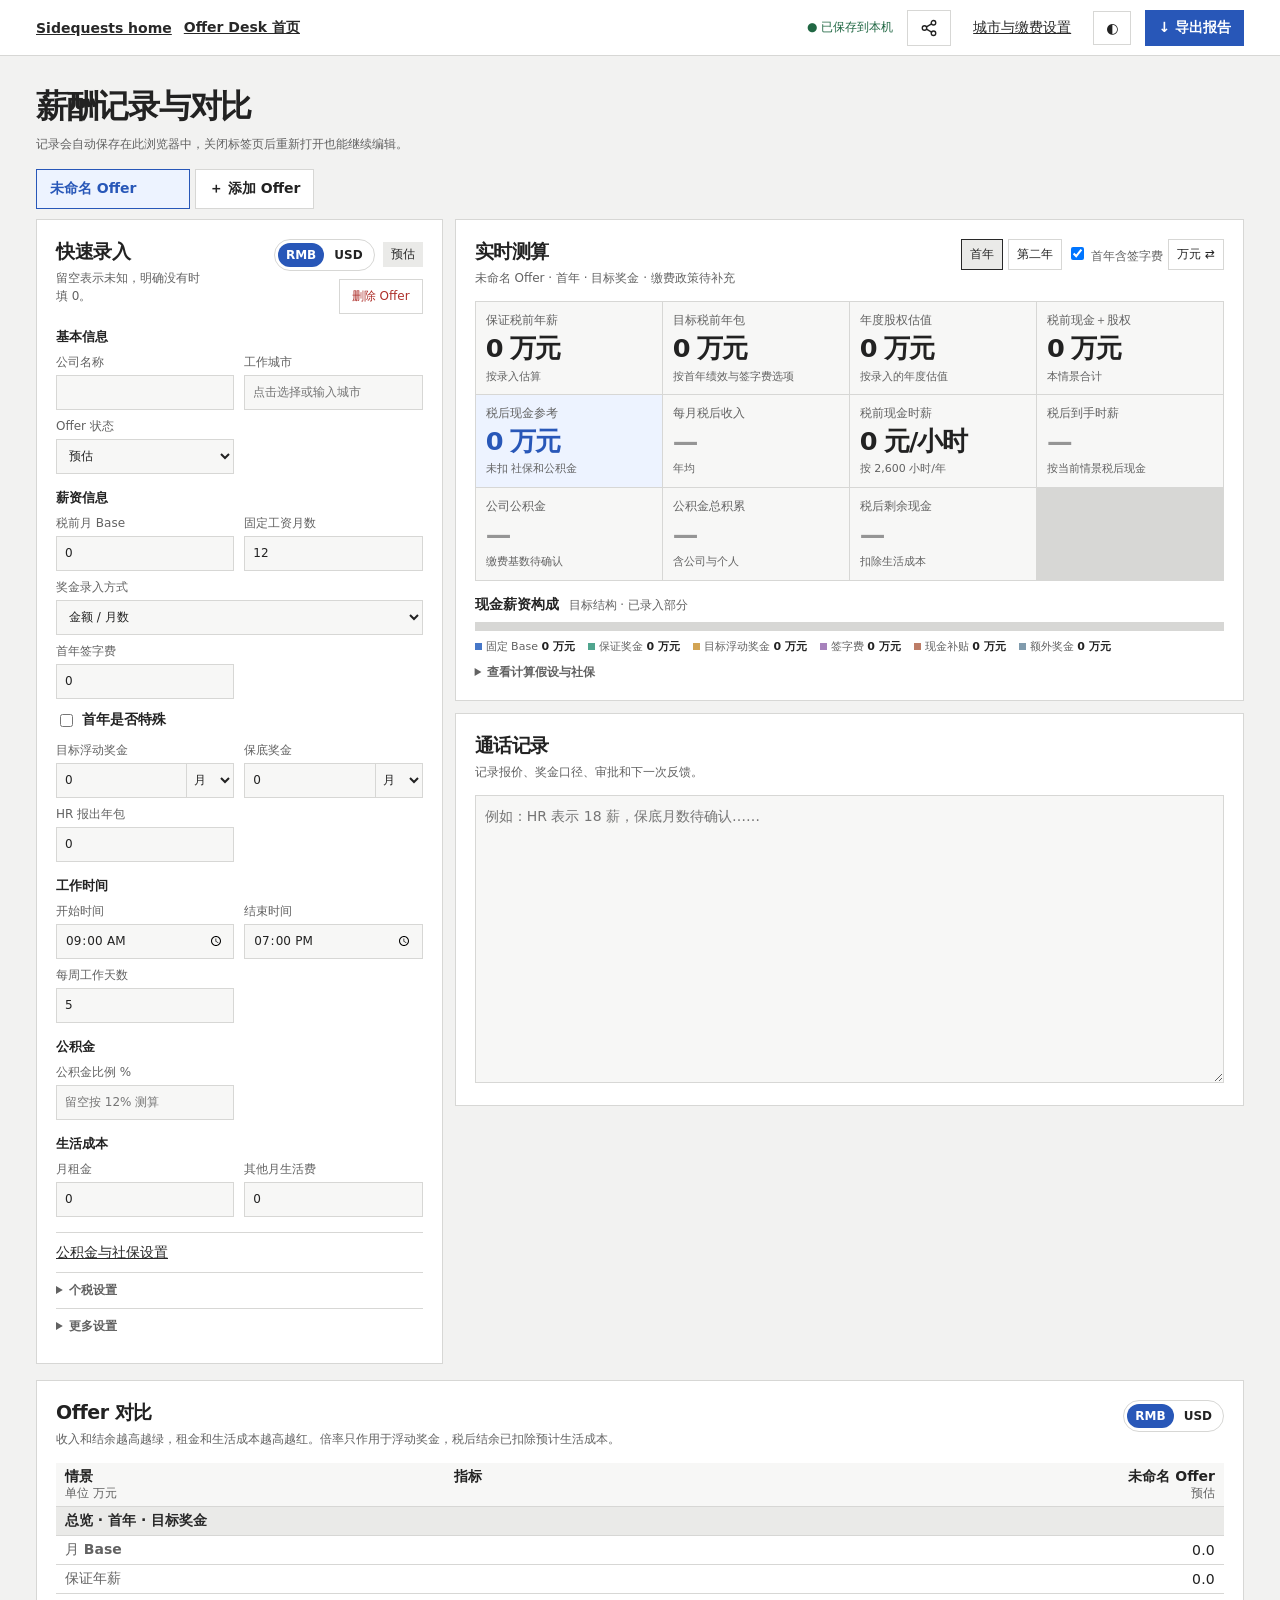
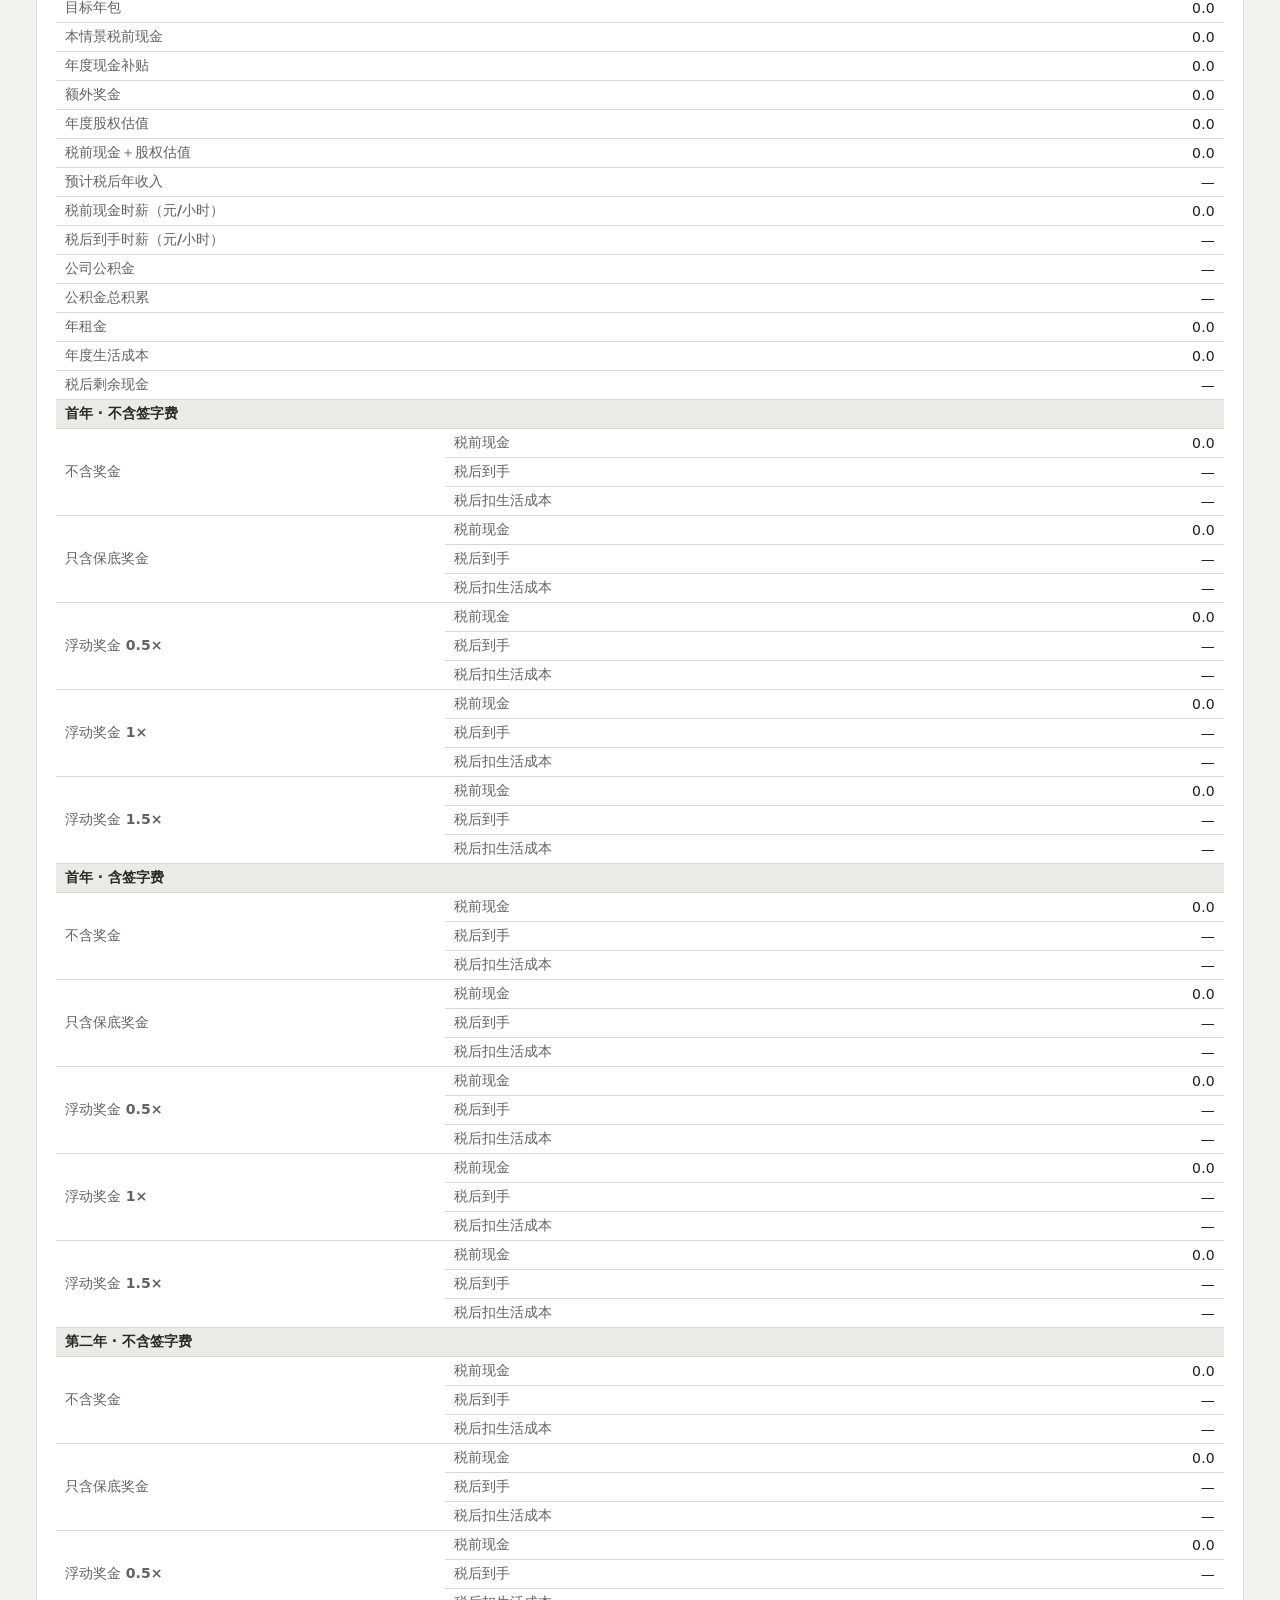
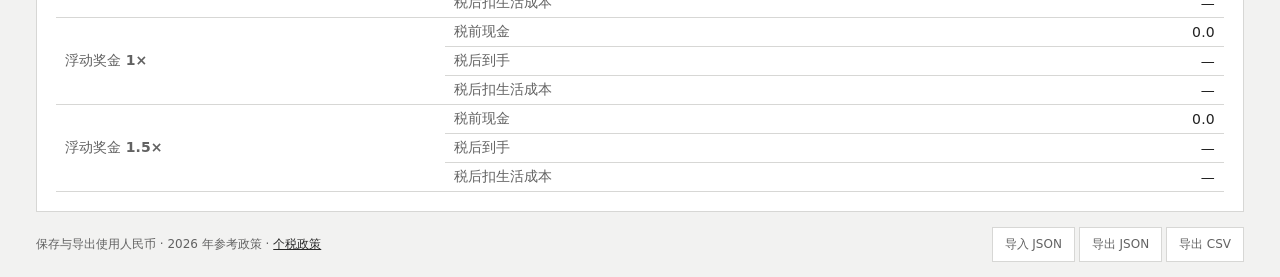
<file: internal/offercall/web/index.html>
<!doctype html><html lang="zh-CN"><head><meta charset="utf-8"><meta http-equiv="Content-Security-Policy" content="default-src 'self'; script-src 'self'; style-src 'self' 'unsafe-inline'; connect-src 'self' https://api.frankfurter.dev; object-src 'none'; base-uri 'none'; form-action 'none'"><meta name="viewport" content="width=device-width, initial-scale=1"><title>薪酬对比 · Offer Desk</title><link rel="icon" type="image/png" href="/favicon.png"><link rel="stylesheet" href="style.css"></head><body>
<header><div class="shell top"><nav class="home-nav" aria-label="首页导航"><a href="/">Sidequests home</a><a href="/offer-call/">Offer Desk 首页</a></nav><div class="tools"><span id="saved">● 已保存到本机</span><button type="button" id="share" aria-label="共享只读链接" title="共享只读链接"><svg class="share-icon" width="18" height="18" viewBox="0 0 24 24" fill="none" stroke="currentColor" stroke-width="1.8" stroke-linecap="round" stroke-linejoin="round" aria-hidden="true"><path d="m8.6 10.5 6.8-4m-6.8 7 6.8 4"/><circle cx="6" cy="12" r="3"/><circle cx="18" cy="5" r="3"/><circle cx="18" cy="19" r="3"/></svg><span class="share-loading" hidden>正在生成链接…</span></button><a class="nav-link" href="settings.html">城市与缴费设置</a><button id="theme" aria-label="切换深色模式">◐</button><button id="report-open" class="primary">↓ 导出报告</button></div></div></header>
<main class="shell" id="app"><div class="intro"><h1>薪酬记录与对比</h1><p id="autosave-hint">记录会自动保存在此浏览器中，关闭标签页后重新打开也能继续编辑。</p></div>
<div id="readonly-notice" hidden><strong>只读共享</strong><p>你正在查看他人分享的 Offer。刷新页面可查看对方保存的最新内容。</p></div>
<nav id="tabs" aria-label="Offer 切换与排序，拖动标签或用 Alt 加方向键排序"></nav>
<div class="workspace"><section class="panel entry"><div class="heading"><div><h2 id="entry-title">快速录入</h2><p id="entry-help">留空表示未知，明确没有时填 0。</p></div><div class="entry-actions"><button type="button" id="offer-currency" class="currency-switch" role="switch" aria-label="当前 Offer 使用美元显示" aria-checked="false"><span aria-hidden="true">RMB</span><span aria-hidden="true">USD</span></button><span class="tag" id="status"></span><button type="button" id="delete-offer" class="danger-text">删除 Offer</button></div></div><form id="fields" autocomplete="off"></form></section>
<div class="results"><section class="panel summary"><div class="heading"><div><h2>实时测算</h2><p id="summary-context"></p></div><div class="year-tools"><div id="employment-years" aria-label="入职年度"></div><label id="sign-choice"><input type="checkbox" id="include-sign" checked> 首年含签字费</label><button id="unit" aria-label="切换人民币金额单位">万元 ⇄</button></div></div><p id="offer-currency-status" role="status" hidden></p><div id="metrics" class="metrics"></div><div id="metric-explanation"></div><section id="income-gaps" aria-labelledby="income-gaps-title" class="income-gaps" hidden><h3 id="income-gaps-title">税后收入差距</h3><div id="gap-cards" class="metrics"></div></section><div id="composition"></div></section><section class="panel notes"><div class="heading"><div><h2>通话记录</h2><p>记录报价、奖金口径、审批和下一次反馈。</p></div></div><textarea id="notes" aria-label="通话记录" placeholder="例如：HR 表示 18 薪，保底月数待确认……"></textarea></section></div></div>
<section class="panel comparison"><div class="heading"><div><h2>Offer 对比</h2><p>收入和结余越高越绿，租金和生活成本越高越红。倍率只作用于浮动奖金，税后结余已扣除预计生活成本。</p></div><button type="button" id="table-currency" class="currency-switch" role="switch" aria-label="对比表使用美元显示" aria-checked="false"><span aria-hidden="true">RMB</span><span aria-hidden="true">USD</span></button></div><p id="table-currency-status" role="status" hidden></p><div id="table"></div></section>
<footer><span>保存与导出使用人民币 · 2026 年参考政策 · <a href="https://fgk.chinatax.gov.cn/zcfgk/c102416/c5211524/content.html" target="_blank" rel="noopener">个税政策</a></span><div><button id="import">导入 JSON</button> <button id="json">导出 JSON</button> <button id="csv">导出 CSV</button><input hidden type="file" id="file" accept=".json,application/json"></div></footer><p id="message" role="status"></p></main>
<dialog id="export"><form method="dialog"><div class="heading"><h2>导出中文报告</h2><button aria-label="关闭">×</button></div><p>选择要纳入 Markdown 报告的 Offer。</p><div id="export-list"></div><p id="export-error" role="status"></p><button type="button" id="markdown" class="primary">下载 Markdown</button></form></dialog>
<dialog id="import-dialog" aria-labelledby="import-title" aria-describedby="import-description">
<form method="dialog">
<h2 id="import-title">导入 JSON</h2>
<p id="import-description"></p>
<p>追加会保留现有记录。替换全部会删除当前 Offer 和通话记录，再载入备份。</p>
<div class="dialog-actions"><button autofocus value="cancel">取消</button><button class="primary" value="append">追加</button><button class="danger" value="replace">替换全部</button></div>
</form>
</dialog>
<dialog id="delete-dialog" aria-labelledby="delete-title" aria-describedby="delete-description">
<form method="dialog">
<h2 id="delete-title">删除 Offer</h2>
<p id="delete-description"></p>
<div class="dialog-actions"><button autofocus>取消</button><button type="button" id="delete-next" class="danger"></button></div>
</form>
</dialog>
<aside id="comparison-chart" class="row-chart" aria-hidden="true" hidden></aside>
<dialog id="city-picker" aria-labelledby="city-picker-title">
<form method="dialog">
<div class="heading"><h2 id="city-picker-title">快速选择城市</h2><button aria-label="关闭">×</button></div>
<label class="field" for="city-search">城市名称或拼音</label>
<input id="city-search" type="search" autocomplete="off" placeholder="如 深圳、shenzhen、sz、Seattle" autofocus>
<div id="city-choices"></div>
<div class="dialog-actions"><button type="button" id="use-custom-city">使用输入的城市</button></div>
</form>
</dialog>
<dialog id="city-defaults-dialog" aria-labelledby="city-defaults-title">
<form method="dialog">
<h2 id="city-defaults-title"></h2>
<ul id="city-defaults-list"></ul>
<div class="dialog-actions">
<button autofocus>完成</button>
<button type="button" class="primary" data-city-cost="all">全部替换</button>
</div>
</form>
</dialog>
<datalist id="work-time-options"></datalist>
<dialog id="share-dialog"><form method="dialog"><div class="heading"><h2>共享只读链接</h2><button aria-label="关闭">×</button></div><p>请将此链接分享给你信任的人（如家人）。收到链接的人也能看到后续更新。</p><label for="share-url">只读链接</label><input id="share-url" type="url" readonly><button type="button" id="copy-share">复制链接</button><p id="share-status" role="status"></p></form></dialog>
<dialog id="share-error-dialog" aria-labelledby="share-error-title" aria-describedby="share-error-message">
<form method="dialog">
<h2 id="share-error-title">暂时无法获取只读链接</h2>
<p id="share-error-message"></p>
<div class="dialog-actions"><button class="primary" autofocus>知道了</button></div>
</form>
</dialog>
<script type="module" src="app.mjs"></script></body></html>
</file>
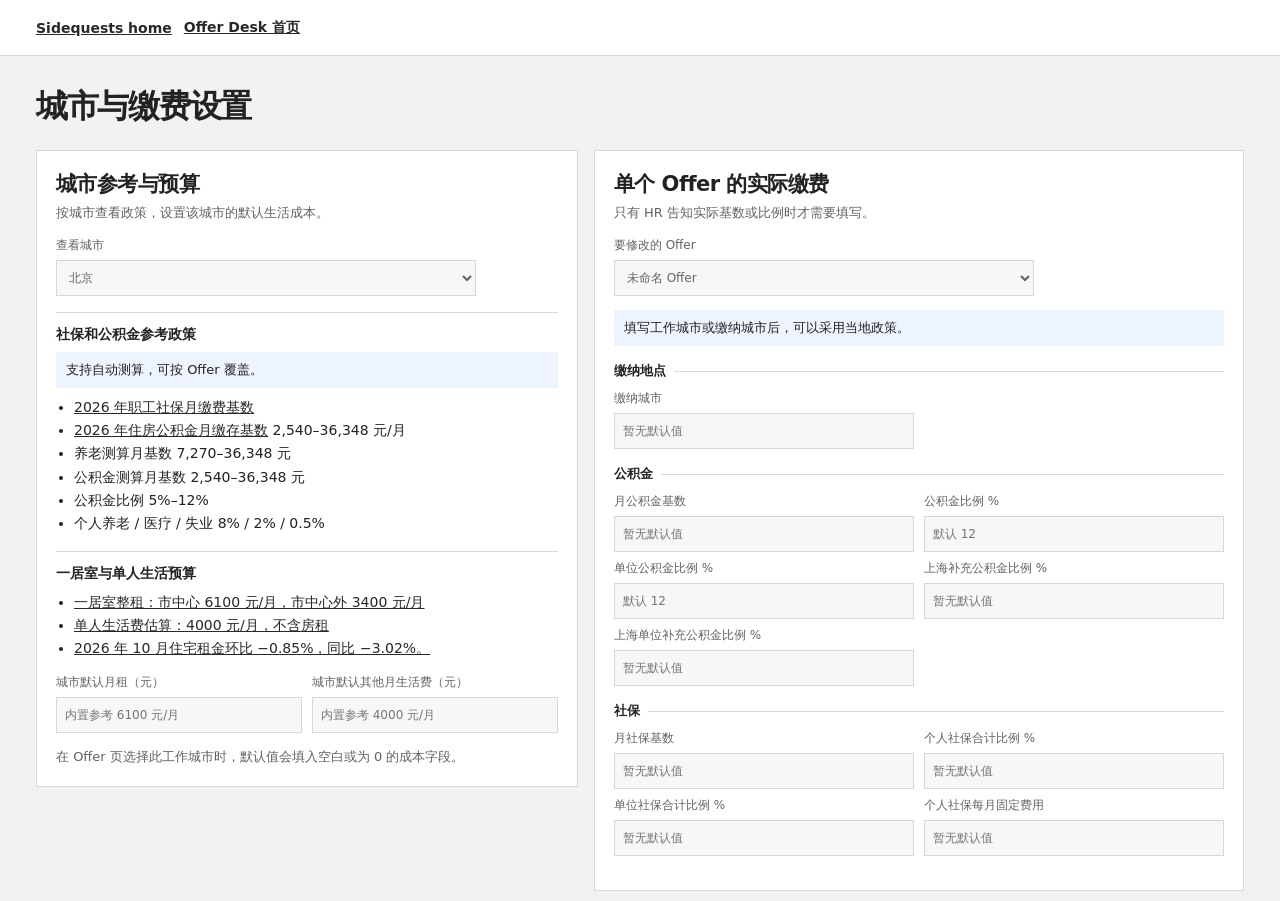
<file: internal/offercall/web/settings.html>
<!doctype html>
<html lang="zh-CN">
<head><meta charset="utf-8"><meta http-equiv="Content-Security-Policy" content="default-src 'self'; script-src 'self'; style-src 'self' 'unsafe-inline'; connect-src 'self'; object-src 'none'; base-uri 'none'; form-action 'none'"><meta name="viewport" content="width=device-width,initial-scale=1"><title>城市与缴费设置 · Offer Desk</title><link rel="icon" type="image/png" href="/favicon.png"><link rel="stylesheet" href="style.css"></head>
<body>
<header><div class="shell top"><nav class="home-nav" aria-label="首页导航"><a href="/">Sidequests home</a><a href="/offer-call/">Offer Desk 首页</a></nav><span id="sync-status" role="status"></span></div></header>
<main class="shell">
  <div class="intro"><h1>城市与缴费设置</h1></div>
  <div class="settings-layout">
    <section class="panel">
      <h2>城市参考与预算</h2>
      <p class="settings-help">按城市查看政策，设置该城市的默认生活成本。</p>
      <label class="field settings-select">查看城市 <select id="city"></select></label>
      <section class="settings-section" aria-labelledby="policy-title">
        <h3 id="policy-title">社保和公积金参考政策</h3>
        <div id="policy"></div>
      </section>
      <section class="settings-section" aria-labelledby="cost-title">
        <h3 id="cost-title">一居室与单人生活预算</h3>
        <div id="cost-reference"></div>
        <div class="grid-fields settings-select">
          <label class="field">城市默认月租（元） <input id="rent-default" inputmode="text"></label>
          <label class="field">城市默认其他月生活费（元） <input id="living-default" inputmode="text"></label>
        </div>
        <p class="settings-help">在 Offer 页选择此工作城市时，默认值会填入空白或为 0 的成本字段。</p>
      </section>
    </section>
    <section class="panel">
      <h2>单个 Offer 的实际缴费</h2>
      <p class="settings-help">只有 HR 告知实际基数或比例时才需要填写。</p>
      <label class="field settings-select">要修改的 Offer <select id="offer"></select></label>
      <p id="offer-pay-city" class="settings-context"></p>
      <form id="overrides" class="override-form"></form>
    </section>
  </div>
  <p id="settings-status" role="status"></p>
</main>
<datalist id="city-options"></datalist>
<script type="module" src="settings.mjs"></script>
</body></html>
</file>
<file: internal/offercall/web/style.css>
:root{color-scheme:light;--bg:#f2f2f1;--paper:#fff;--ink:#222;--muted:#626262;--line:#d7d7d5;--soft:#f7f7f6;--contrast:#282828;--on-contrast:#fff;--tint:#eaeae8;--accent:#2857b8;--accent-soft:#edf3ff;--on-accent:#fff;--danger:#ae302b;--on-danger:#fff;--green:#206743;font-family:system-ui,"PingFang SC","Microsoft YaHei","Noto Sans CJK SC",sans-serif;font-size:14px}
:root[data-theme=dark]{color-scheme:dark;--bg:#181818;--paper:#222;--ink:#ececec;--muted:#afafaf;--line:#474747;--soft:#292929;--contrast:#ddd;--on-contrast:#202020;--tint:#333;--accent:#a4c0ff;--accent-soft:#263750;--on-accent:#171e2b;--danger:#ffaaa4;--on-danger:#321c1a;--green:#8bd6a8}
*{box-sizing:border-box}
body{margin:0;background:var(--bg);color:var(--ink)}
button,input,select,textarea{font:inherit;color:inherit}
button{cursor:pointer;border:1px solid var(--line);background:var(--paper);padding:8px 12px;white-space:nowrap}
button:hover{border-color:var(--contrast)}
:focus-visible{outline:2px solid var(--contrast);outline-offset:2px}
a{color:var(--contrast)}
header{background:var(--paper);border-bottom:1px solid var(--line)}
.shell{width:min(1360px,calc(100% - 72px));margin:auto}
.top,.tools,.heading,footer{display:flex;align-items:center;justify-content:space-between;gap:14px}
.top{min-height:55px}
.home-nav{align-items:center;gap:6px 12px;font-weight:650}
.home-nav a{white-space:nowrap}
.primary{background:var(--accent);color:var(--on-accent);border-color:var(--accent);font-weight:650}
#saved{font-size:12px;color:var(--green)}
.intro{padding:24px 0 15px}
#autosave-hint{font-size:12px}
h1,h2,h3,p{margin:0}
h1{font-size:32px;letter-spacing:-.04em;margin:5px 0 6px}
h2{font-size:19px;letter-spacing:-.025em}
h3{font-size:14px}
p{color:var(--muted);line-height:1.55}
nav{display:flex;flex-wrap:wrap;gap:5px;margin-bottom:0}
nav button{display:flex;align-items:center;gap:8px;font-weight:650;padding:10px 13px}
nav button[aria-pressed=true]{background:var(--accent-soft);border-color:var(--accent);color:var(--accent)}
nav button[aria-pressed=true] small{color:inherit;opacity:.75}
nav small{color:var(--muted);font-weight:450}
.workspace{margin-top:10px;display:grid;grid-template-columns:minmax(315px, .85fr) minmax(0,1.65fr);gap:12px;align-items:start}
.results{display:grid;gap:12px;min-width:0}
.panel{background:var(--paper);border:1px solid var(--line);padding:19px;min-width:0}
.heading{align-items:flex-start;margin-bottom:14px}
.heading p{font-size:12px;margin-top:4px}
.tag{background:var(--tint);color:var(--contrast);padding:4px 8px;font-size:12px;white-space:nowrap}
fieldset{min-width:0;padding:8px 0 0;border:0;margin:0 0 15px}
legend{font-weight:750;padding:0;font-size:13px}
.grid-fields{display:grid;grid-template-columns:1fr 1fr;gap:8px 10px}
.field{display:grid;gap:4px;min-width:0;font-size:12px;color:var(--muted)}
.wide{grid-column:1/-1}
.control{display:flex;min-width:0;border:1px solid var(--line);background:var(--soft)}
.control:focus-within{border-color:var(--contrast)}
.control input,.control select{min-width:0;width:100%;height:33px;border:0;background:transparent;padding:0 8px;color:var(--ink)}
.control select option{background:var(--paper)}
.control input+select{width:47px;flex:none;border-left:1px solid var(--line);padding:0 3px}
[aria-invalid=true]{box-shadow:inset 0 0 0 1px var(--danger);color:var(--danger)!important}
.settings{border-top:1px solid var(--line);padding:9px 0;color:var(--muted)}
.settings[open] fieldset{margin-top:12px}
summary{cursor:pointer;font-size:12px;font-weight:650}
.metrics{display:grid;grid-template-columns:repeat(4,minmax(0,1fr));gap:1px;background:var(--line);border:1px solid var(--line)}
.metric{border:0;text-align:left;padding:10px;min-width:0;white-space:normal;background:var(--soft);display:grid;gap:5px}
.metric:hover,.metric[aria-expanded=true]{box-shadow:inset 0 -2px var(--contrast)}
.metric span{font-size:12px;color:var(--muted)}
.metric strong{font-size:clamp(18px,2vw,26px);font-variant-numeric:tabular-nums;letter-spacing:-.045em;line-height:1.15;overflow-wrap:anywhere}
.metric small{font-size:11px;line-height:1.4;color:var(--muted)}
.metric.accent{background:var(--accent-soft)}
.metric.accent strong{color:var(--accent)}
.metric .unknown{color:var(--muted);opacity:.65}
.formula,.quotes{background:var(--soft);border:1px solid var(--line);padding:9px 11px;margin-top:11px;font-size:12px}
.quotes{display:flex;flex-wrap:wrap;gap:10px 16px;color:var(--muted)}
.quotes b{color:var(--ink)}
.chart{margin-top:15px}
.chart small{color:var(--muted);font-weight:400;margin-left:5px}
.bar{height:9px;display:flex;overflow:hidden;background:var(--line);margin:8px 0}
.segment{display:inline-block}
.s0{background:#4677c8}.s1{background:#50a58e}.s2{background:#d2a454}.s3{background:#a782bc}
.legend{display:flex;flex-wrap:wrap;gap:5px 13px;color:var(--muted);font-size:11px}
.legend i{width:7px;height:7px;margin-right:4px}
.legend b{color:var(--ink);font-weight:650}
.assumptions,.reconcile{margin-top:10px;font-size:12px;color:var(--muted)}
.notes textarea{width:100%;height:clamp(220px,32vh,340px);min-height:140px;line-height:1.6;resize:vertical;padding:9px;border:1px solid var(--line);background:var(--soft)}
.assumptions ul{margin:4px 0 0;padding-left:18px;color:var(--muted)}
.comparison{margin-top:16px}
table{width:100%;border-collapse:collapse;font-variant-numeric:tabular-nums}
th,td{text-align:left;padding:9px 10px;border-bottom:1px solid var(--line)}
thead th{background:var(--soft)}
tbody th{font-weight:550;color:var(--muted)}
th small{display:block;color:var(--muted);font-weight:450}
.heat-cell{background:color-mix(in srgb,#b4e8c9 var(--heat),var(--paper))}
:root[data-theme=dark] .heat-cell{background:color-mix(in srgb,#255d43 var(--heat),var(--paper))}
.heat-high{font-weight:750}
footer{margin:15px 0;color:var(--muted);font-size:12px;flex-wrap:wrap}
#message{margin-bottom:15px}
dialog{width:min(420px,calc(100% - 28px));border:1px solid var(--line);background:var(--paper);color:var(--ink);padding:20px}
dialog::backdrop{background:#0009}
#export-list{display:grid;gap:7px;margin:13px 0}
#export-error{color:#c64545;margin:5px 0}
@media(max-width:1050px){.metrics{grid-template-columns:repeat(2,minmax(0,1fr))}}
@media(max-width:720px){.shell{width:calc(100% - 24px)}.workspace{grid-template-columns:1fr}.comparison>.heading{flex-wrap:wrap}.intro{padding-top:22px}#saved{display:none}.panel{padding:14px}}
.year-tools,#employment-years{display:flex;align-items:center;gap:5px;flex-wrap:wrap}
.year-tools{justify-content:flex-end}
.year-tools button{font-size:12px;padding:6px 8px}
#employment-years button[aria-pressed=true]{background:var(--tint);border-color:var(--contrast);color:var(--contrast)}
#sign-choice{white-space:nowrap;font-size:12px;color:var(--muted)}
#table th,#table td{padding:5px 9px}
#table .scenario-start>*{border-top:1px solid var(--line)}
#table .sign-row th{background:var(--tint);color:var(--contrast);font-weight:700}

.entry-actions,.dialog-actions{display:flex;align-items:center;gap:8px}
.entry-actions{flex-wrap:wrap;justify-content:flex-end}
.dialog-actions{justify-content:flex-end;margin-top:16px}
.danger-text{color:var(--danger);font-size:12px}
.danger{background:var(--danger);color:var(--on-danger);border-color:var(--danger);font-weight:650}
#delete-description{margin-top:10px;overflow-wrap:anywhere}
.check-field{display:flex;align-items:center;gap:6px;font-weight:600;padding:4px 0}

.gap-metric:hover{background:var(--accent-soft)}
.gap-metric small{overflow-wrap:anywhere}
.heat-cell.heat-cost{background:color-mix(in srgb,#f6b8b3 var(--heat),var(--paper))}
:root[data-theme=dark] .heat-cell.heat-cost{background:color-mix(in srgb,#793c39 var(--heat),var(--paper))}
.field-hint{align-self:center;flex:none;padding:0 6px;font-size:10px}
.nav-link{padding:6px 8px;white-space:nowrap}
.settings-layout{display:grid;grid-template-columns:minmax(0,1fr) minmax(0,1.2fr);gap:12px}
.settings-select{margin:12px 0}
.settings-layout input,.settings-layout select{background:var(--soft);border:1px solid var(--line);padding:6px 8px;min-width:0}
#policy ul{padding-left:20px}
#settings-status{margin:10px 0}
.reset-field{justify-self:start;font-size:11px;padding:2px 6px;margin-top:3px;color:var(--muted)}
@media(max-width:720px){.top{flex-wrap:wrap;gap:8px;padding-block:8px}.settings-layout{grid-template-columns:1fr}.top .tools{flex-wrap:wrap;justify-content:flex-end;gap:4px}}
.quote-warning{border-left:3px solid var(--danger);padding:6px 9px;background:var(--soft);color:var(--danger)}
.field-title{display:flex;align-items:center;gap:6px}
.field-help{position:relative;display:inline-grid;place-items:center;width:17px;height:17px;border:1px solid var(--line);background:var(--paper);color:var(--accent);cursor:help;font-weight:700}
.field-help [role=tooltip]{position:absolute;z-index:10;top:100%;left:0;width:min(260px,56vw);padding:9px 11px;background:var(--paper);border:1px solid var(--line);box-shadow:0 4px 12px #0002;color:var(--ink);white-space:pre-line;line-height:1.5;font-weight:400;visibility:hidden}
.field-help:hover [role=tooltip],.field-help:focus [role=tooltip]{visibility:visible}
.s4{background:#bd7d67}.s5{background:#809bad}
#tabs [draggable=true]{cursor:grab;position:relative}
#tabs [draggable=true]:active{cursor:grabbing}
#tabs [data-drop]::after{content:"";position:absolute;top:0;bottom:0;width:3px;background:var(--accent)}
#tabs [data-drop=before]::after{left:-4px}
#tabs [data-drop=after]::after{right:-4px}
.reset-dialog p{margin-top:8px}
.reset-dialog dl{display:grid;grid-template-columns:max-content minmax(0,1fr);gap:7px 14px;padding:10px 12px;margin:12px 0 0;background:var(--soft);border:1px solid var(--line)}
.reset-dialog dt{color:var(--muted)}
.reset-dialog dd{margin:0;overflow-wrap:anywhere;font-variant-numeric:tabular-nums}
.settings-layout{align-items:start;gap:16px}
.settings-layout h2{font-size:21px}
.settings-help{font-size:13px;margin-top:5px}
.settings-select{margin:14px 0}
.settings-select.field{max-width:420px}
.settings-layout .field{gap:6px}
.settings-layout input,.settings-layout select{width:100%;min-height:36px}
.settings-section{border-top:1px solid var(--line);padding-top:13px;margin-top:16px}
.settings-section h3{margin-bottom:8px}
.settings-context{background:var(--accent-soft);color:var(--ink);padding:8px 10px;font-size:13px}
#policy ul,#cost-reference ul{margin:8px 0 0;padding-left:18px;line-height:1.65}
.override-form{margin-top:15px}
.override-form fieldset{border-top:1px solid var(--line);padding-top:10px;margin-top:16px}
.override-form legend{padding-right:8px}
.override-field{min-width:0}
#import-dialog p{margin-top:8px}
#import-dialog .dialog-actions{flex-wrap:wrap}
.income-gaps{margin-top:16px;padding-top:13px;border-top:1px solid var(--line)}
.income-gaps h3{margin-bottom:8px}
.income-gaps .gap-metric{align-content:start}
#table td{text-align:right}
#table thead th:nth-child(n+3){text-align:right}
.offer-tab-title{display:grid;gap:2px;text-align:left}
.offer-role{display:block;font-size:11px;font-weight:450;line-height:1.35;color:var(--muted);white-space:normal}
#tabs [data-index]{display:grid;grid-template-columns:minmax(0,1fr);align-content:start;gap:3px;flex:0 0 min(11rem,100%);white-space:normal;text-align:left}
.offer-tab-title,.offer-tab-title>span,#tabs [data-index] small{min-width:0;overflow-wrap:anywhere}
#table table{table-layout:fixed;width:100%;font-size:clamp(10px,1.3vw,14px)}
#table .scenario-column{width:clamp(3rem,13%,8rem)}
#table .metric-column{width:clamp(3.75rem,19%,11rem)}
#table th,#table td{padding-inline:clamp(2px,1vw,9px)}
#table td,#table thead th{overflow-wrap:anywhere}
#table thead th{white-space:normal;vertical-align:top}
#table .comparison-label{overflow:hidden;text-overflow:ellipsis;white-space:nowrap}
#table .comparison-unit{white-space:nowrap}
.row-chart{position:fixed;z-index:20;pointer-events:none;width:min(440px,calc(100vw - 20px));max-height:calc(100vh - 20px);overflow:hidden;padding:16px;background:var(--paper);border:1px solid var(--line);box-shadow:0 8px 24px #0003}
.row-chart h3{font-size:16px}
.row-chart p{font-size:12px;margin-top:3px}
.row-chart ul{display:grid;gap:10px;margin:12px 0 0;padding:0;list-style:none}
.row-chart-label{display:flex;justify-content:space-between;gap:8px;margin-bottom:4px;font-size:13px}
.row-chart-label span{overflow-wrap:anywhere}
.row-chart-label b{flex:none;font-variant-numeric:tabular-nums}
.row-chart-track{height:16px;position:relative;background:var(--soft);overflow:hidden}
.row-chart-track::before{content:"";position:absolute;z-index:1;left:clamp(0px,var(--zero),calc(100% - 1px));width:1px;top:0;bottom:0;background:var(--line)}
.row-chart-bar{position:absolute;top:0;height:100%;background:#37885e}
.row-chart-bar.cost,.row-chart-bar.negative{background:#c76a5f}

#table td,.row-chart-label b{font-variant-numeric:tabular-nums;letter-spacing:.015em}

[data-readonly] :is(#autosave-hint, #share, #delete-offer, #add, #import, .reset-field, a[href="settings.html"]),
[data-readonly] #app[hidden] {
  display: none;
}

#share-url {
  width: 100%;
  margin-block: .5rem;
}

#share {
  display: inline-flex;
  align-items: center;
  gap: .5em;
}

#share[aria-busy="true"] { cursor: wait; }
#share[aria-busy="true"] .share-icon { display: none; }

#share[aria-busy="true"]::before {
  content: "";
  flex: none;
  width: .8em;
  height: .8em;
  border: .14em solid currentColor;
  border-right-color: transparent;
  border-radius: 50%;
  animation: share-spin .75s linear infinite;
}

@keyframes share-spin {
  to { transform: rotate(1turn); }
}

@media (prefers-reduced-motion: reduce) {
  #share[aria-busy="true"]::before { animation: none; }
}

#readonly-notice {
  margin-bottom: 14px;
  padding: 12px 16px;
  border-inline-start: 4px solid var(--accent);
  background: var(--accent-soft);
}

#readonly-notice strong {
  font-size: 16px;
  color: var(--accent);
}

#readonly-notice p { margin-top: 4px; }

.city-field { min-width: 0; }

#city-defaults {
  margin-top: 5px;
  color: var(--accent);
  white-space: normal;
}

#city-defaults-list {
  display: grid;
  gap: 8px;
  list-style: none;
  padding: 0;
  margin: 12px 0;
}

#city-defaults-list li {
  display: flex;
  align-items: center;
  justify-content: space-between;
  gap: 12px;
  padding: 10px;
  background: var(--soft);
}

#city-defaults-list p { overflow-wrap: anywhere; }


.currency-switch {
  display: inline-flex;
  flex: none;
  gap: 2px;
  padding: 3px;
  border: 1px solid var(--line);
  border-radius: 999px;
  background: var(--paper);
  font-size: 12px;
  font-weight: 650;
}
.currency-switch span { padding: 5px 8px; border-radius: inherit; }
.currency-switch[aria-checked="false"] span:first-child,
.currency-switch[aria-checked="true"] span:last-child {
  background: var(--accent);
  color: var(--on-accent);
}
.currency-switch:disabled { cursor: wait; opacity: .75; }
#offer-currency-status, #table-currency-status { margin: -6px 0 10px; font-size: 12px; }
.entry-actions { flex-wrap: wrap; justify-content: flex-end; }

#fields[data-us-offer] .china-payroll { display: none; }
</file>
